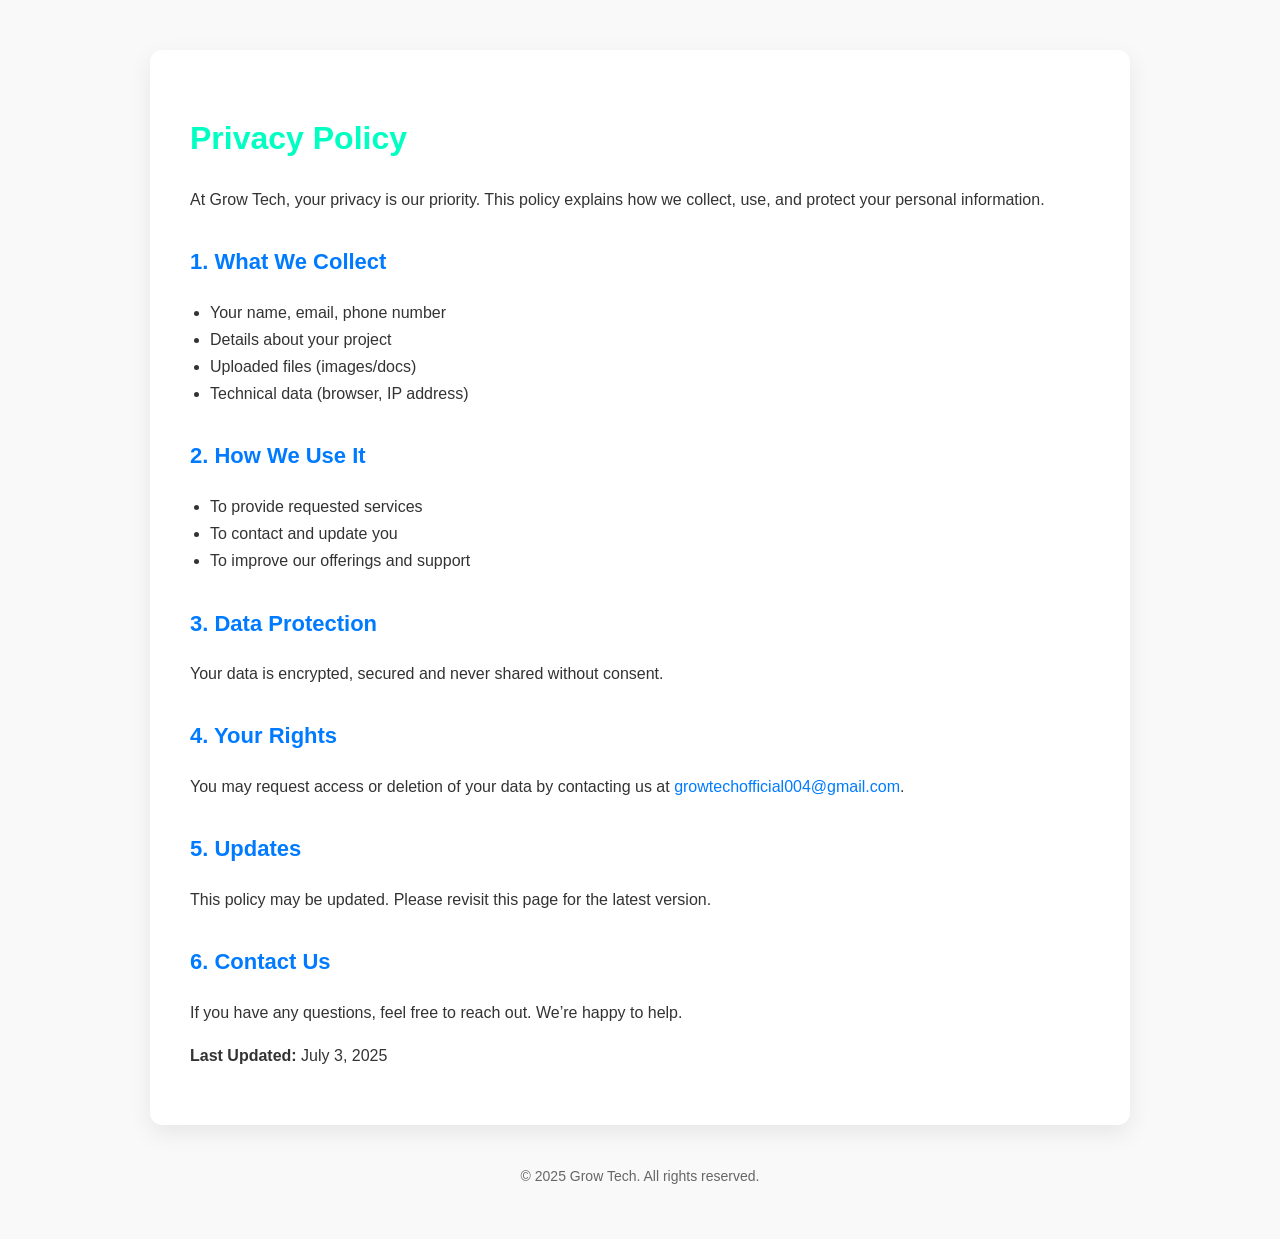
<file: privacy-policy.html>
<!DOCTYPE html>
<html lang="en">
  <head>
    <meta charset="UTF-8" />
    <meta name="viewport" content="width=device-width, initial-scale=1" />
    <title>Privacy Policy - Grow Tech</title>
    <link rel="icon" href="images/favicon.ico" type="image/x-icon" />

    <style>
      :root {
        --bg-light: #f9f9f9;
        --text-light: #333;
        --card-light: #ffffff;

        --bg-dark: #0d1117;
        --text-dark: #e0e0e0;
        --card-dark: #161b22;

        --accent: #00ffc3;
      }

      body {
        margin: 0;
        padding: 0;
        font-family: "Segoe UI", sans-serif;
        line-height: 1.7;
        background: var(--bg-light);
        color: var(--text-light);
        transition: background 0.4s, color 0.4s;
        padding: 50px 20px;
      }

      .container {
        max-width: 900px;
        margin: auto;
        background: var(--card-light);
        padding: 40px;
        border-radius: 12px;
        box-shadow: 0 8px 24px rgba(0, 0, 0, 0.08);
        transition: background 0.4s;
      }

      h1 {
        font-size: 32px;
        margin-bottom: 20px;
        color: var(--accent);
      }

      h2 {
        font-size: 22px;
        margin-top: 30px;
        color: #007bff;
      }

      ul {
        padding-left: 20px;
      }

      a {
        color: #007bff;
        text-decoration: none;
      }

      a:hover {
        text-decoration: underline;
      }

      footer {
        text-align: center;
        margin-top: 40px;
        font-size: 14px;
        color: #666;
      }

      /* Dark Mode */
      body.dark-mode {
        background: var(--bg-dark);
        color: var(--text-dark);
      }

      body.dark-mode .container {
        background: var(--card-dark);
      }

      body.dark-mode h2 {
        color: #58a6ff;
      }

      /* Responsive */
      @media (max-width: 600px) {
        .container {
          padding: 20px;
        }
      }
    </style>
  </head>
  <body>
    <div class="container">
      <h1>Privacy Policy</h1>

      <p>
        At Grow Tech, your privacy is our priority. This policy explains how we
        collect, use, and protect your personal information.
      </p>

      <h2>1. What We Collect</h2>
      <ul>
        <li>Your name, email, phone number</li>
        <li>Details about your project</li>
        <li>Uploaded files (images/docs)</li>
        <li>Technical data (browser, IP address)</li>
      </ul>

      <h2>2. How We Use It</h2>
      <ul>
        <li>To provide requested services</li>
        <li>To contact and update you</li>
        <li>To improve our offerings and support</li>
      </ul>

      <h2>3. Data Protection</h2>
      <p>Your data is encrypted, secured and never shared without consent.</p>

      <h2>4. Your Rights</h2>
      <p>
        You may request access or deletion of your data by contacting us at
        <a href="mailto:growtechofficial004@gmail.com"
          >growtechofficial004@gmail.com</a
        >.
      </p>

      <h2>5. Updates</h2>
      <p>
        This policy may be updated. Please revisit this page for the latest
        version.
      </p>

      <h2>6. Contact Us</h2>
      <p>
        If you have any questions, feel free to reach out. We’re happy to help.
      </p>

      <p><strong>Last Updated:</strong> July 3, 2025</p>
    </div>

    <footer>&copy; 2025 Grow Tech. All rights reserved.</footer>

    <script>
      // Enable Dark Mode if previously selected
      const theme = localStorage.getItem("theme");
      if (theme === "dark") {
        document.body.classList.add("dark-mode");
      }
    </script>
  </body>
</html>
</file>
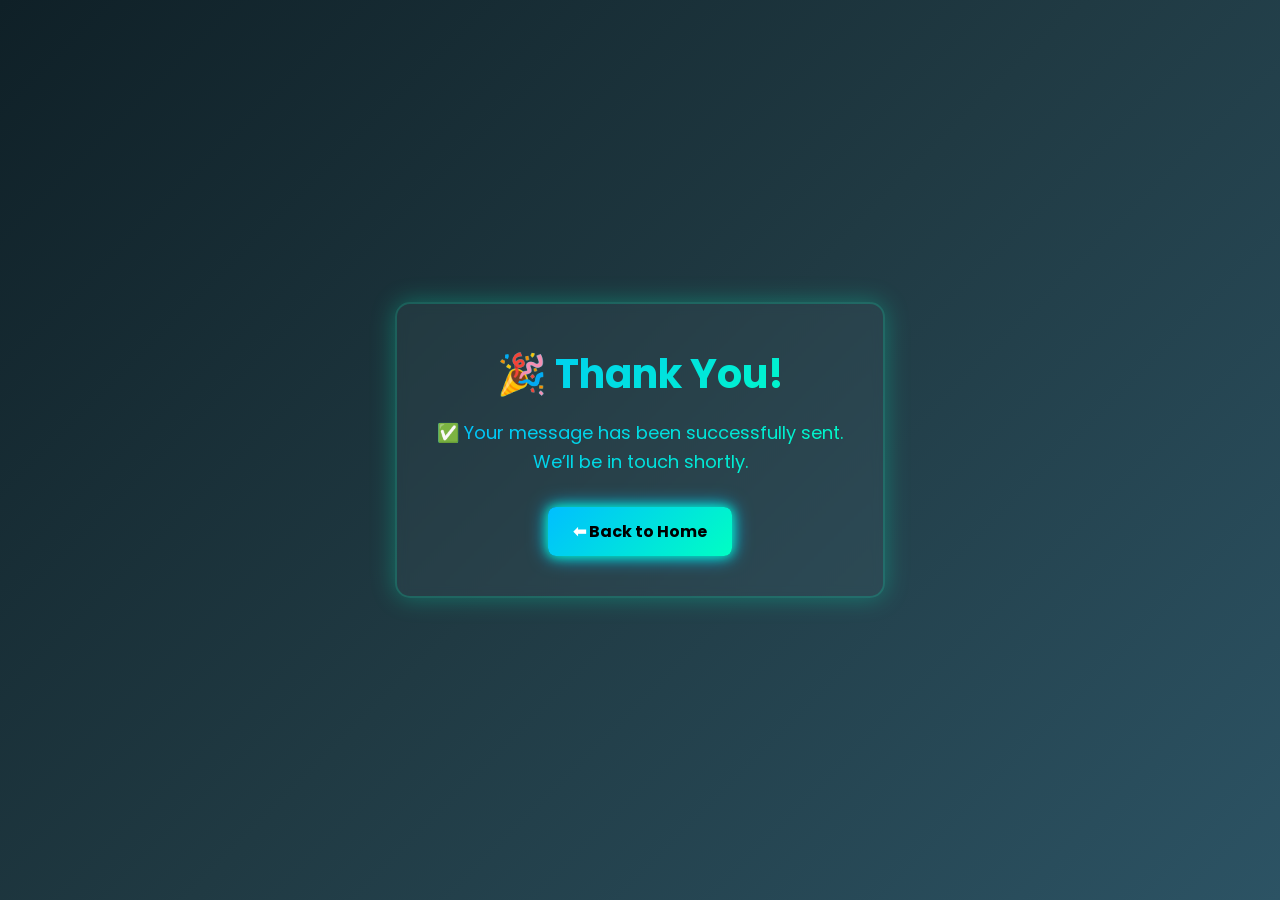
<file: thank-you.html>
<!DOCTYPE html>
<html lang="en">
<head>
  <meta charset="UTF-8" />
  <meta name="viewport" content="width=device-width, initial-scale=1.0"/>
  <title>Thank You - Grow Tech</title>

  <!-- SEO & Meta -->
  <meta name="robots" content="noindex, nofollow" />
  <meta name="description" content="Thank you for contacting Grow Tech. We’ll be in touch soon!">
  <meta name="author" content="Grow Tech Team">
  <link rel="icon" href="images/favicon.ico" type="image/x-icon" />

  <!-- Google Font -->
  <link href="https://fonts.googleapis.com/css2?family=Poppins:wght@400;600&display=swap" rel="stylesheet">

  <style>
    * {
      box-sizing: border-box;
      margin: 0;
      padding: 0;
    }

    body {
      font-family: 'Poppins', sans-serif;
      background: linear-gradient(135deg, #0f2027, #203a43, #2c5364);
      color: #ffffff;
      display: flex;
      justify-content: center;
      align-items: center;
      height: 100vh;
      text-align: center;
      padding: 20px;
      overflow: hidden;
    }

    .thank-you-box {
      background-color: rgba(255, 255, 255, 0.04);
      padding: 40px;
      border-radius: 15px;
      box-shadow: 0 0 25px rgba(0, 255, 195, 0.3);
      max-width: 600px;
      animation: fadeIn 1.2s ease-in-out;
      border: 2px solid rgba(0, 255, 195, 0.2);
      backdrop-filter: blur(6px);
    }

    .thank-you-box h1 {
      font-size: 40px;
      margin-bottom: 15px;
      background: linear-gradient(135deg, #00bfff, #00ffc3);
      -webkit-background-clip: text;
      -webkit-text-fill-color: transparent;
    }

    .thank-you-box p {
      font-size: 18px;
      margin-bottom: 30px;
      line-height: 1.6;
      background: linear-gradient(135deg, #00bfff, #00ffc3);
      -webkit-background-clip: text;
      -webkit-text-fill-color: transparent;
    }

    .emoji {
      background: none !important;
      -webkit-background-clip: initial !important;
      -webkit-text-fill-color: initial !important;
      color: #ffffff;
    }

    .thank-you-box a {
      display: inline-block;
      padding: 12px 25px;
      background: linear-gradient(135deg, #00bfff, #00ffc3); /* Blue → Cyan */
      color: #000;
      text-decoration: none;
      border-radius: 8px;
      font-weight: bold;
      transition: 0.3s ease;
      box-shadow: 0 0 12px #00ffc3, 0 0 20px #00bfff; /* Button Glow */
    }

    .thank-you-box a:hover {
      background: linear-gradient(135deg, #00aee0, #00dab0);
      transform: scale(1.05);
      box-shadow: 0 0 16px #00ffc3, 0 0 32px #00bfff;
    }

    @keyframes fadeIn {
      from {
        opacity: 0;
        transform: translateY(40px);
      }
      to {
        opacity: 1;
        transform: translateY(0);
      }
    }

    @media (max-width: 500px) {
      .thank-you-box h1 {
        font-size: 28px;
      }
      .thank-you-box p {
        font-size: 16px;
      }
    }
  </style>
</head>
<body>

  <div class="thank-you-box">
    <h1><span class="emoji">🎉</span> Thank You!</h1>
    <p><span class="emoji">✅</span> Your message has been successfully sent.<br>We’ll be in touch shortly.</p>
    <a href="index.html"><span class="emoji">⬅</span> Back to Home</a>
  </div>

</body>
</html>
</file>
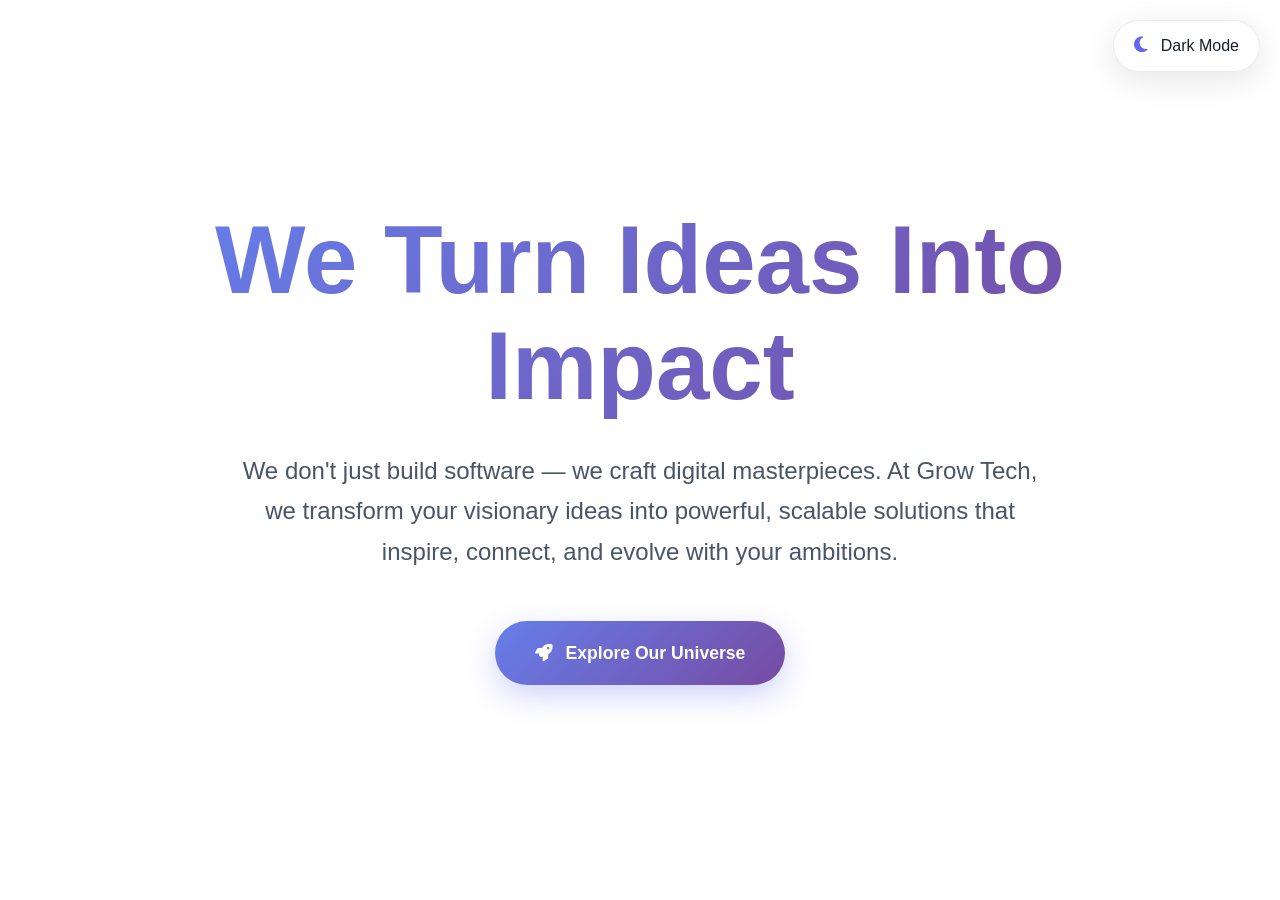
<file: hello-tasting/testing.html>
<!DOCTYPE html>
<html lang="en">
<head>
    <meta charset="UTF-8">
    <meta name="viewport" content="width=device-width, initial-scale=1.0">
    <title>Hero Section</title>
    <link href="https://cdnjs.cloudflare.com/ajax/libs/font-awesome/6.4.0/css/all.min.css" rel="stylesheet">
    <link rel="stylesheet" href="testing.css">
</head>
<body>

    <!-- Theme Toggle -->
    <div class="theme-toggle interactive-element" id="themeToggle">
        <i class="fas fa-moon" id="themeIcon"></i>
        <span id="themeText">Dark Mode</span>
    </div>

    <!-- Animated Background -->
    <div class="bg-animation">
        <div class="floating-shapes">
            <div class="shape"></div>
            <div class="shape"></div>
            <div class="shape"></div>
        </div>
    </div>

    <main>
        <!-- Hero Section -->
        <section class="hero">
            <div class="particles" id="particles"></div>
            <div class="hero-content">
                <h1 class="glow-title">We Turn Ideas Into Impact</h1>
                <p class="hero-description">
                    We don't just build software — we craft digital masterpieces. At Grow Tech,
                    we transform your visionary ideas into powerful, scalable solutions that inspire,
                    connect, and evolve with your ambitions.
                </p>
                <a href="#services" class="hero-btn interactive-element">
                    <i class="fas fa-rocket" style="margin-right: 8px;"></i>
                    Explore Our Universe
                </a>
            </div>
        </section>

    </main>

    <script src="script.js"></script>
</body>
</html>
</file>
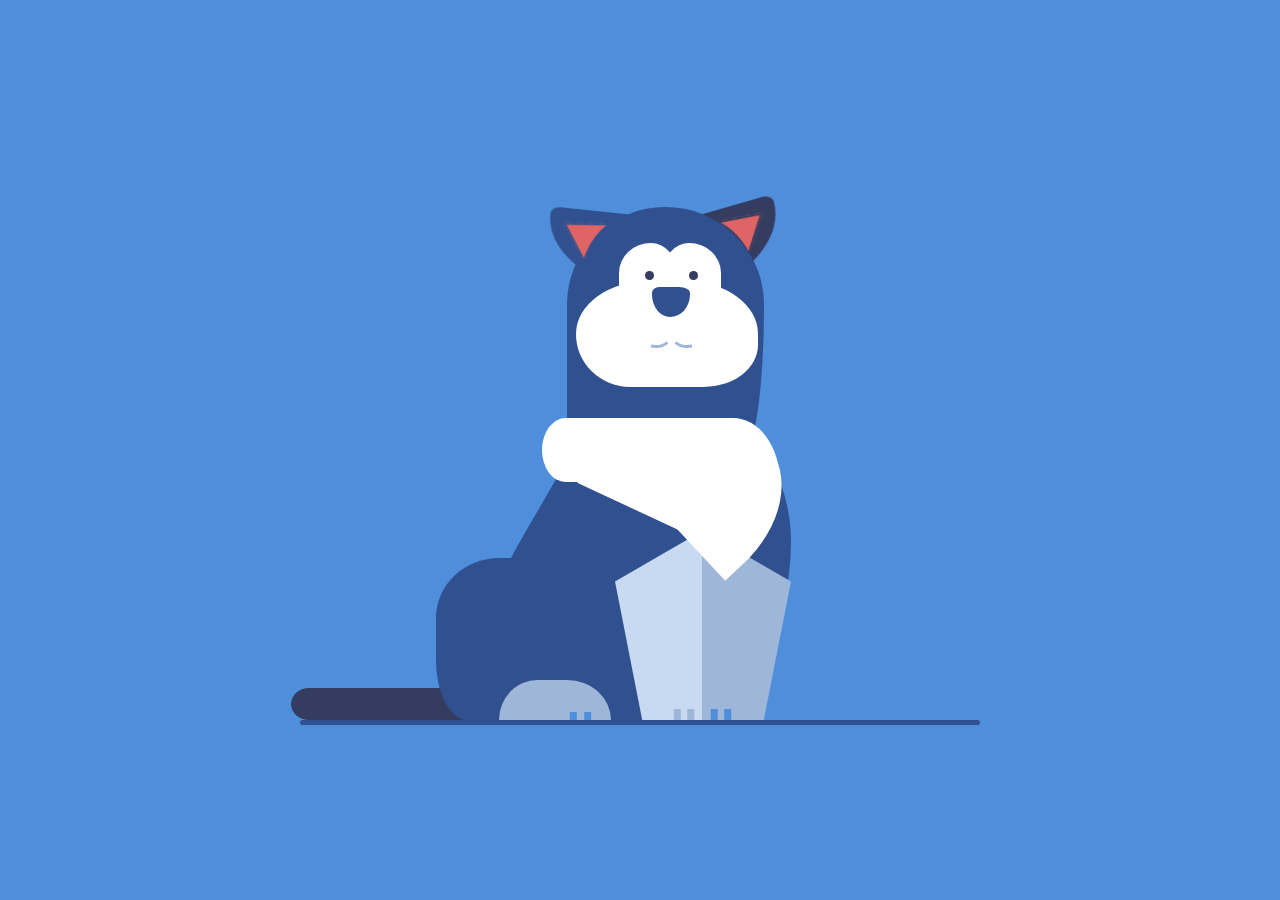
<file: html/loder.html>
<!doctype html>
<html lang="en">
  <head>
    <meta charset="UTF-8" />
    <title>Husky Dog Animation CSS | @coding.stella</title>
    <link
      rel="stylesheet"
      href="https://public.codepenassets.com/css/normalize-5.0.0.min.css"
    />
    <link rel="stylesheet" href="/css/loder.css" />
  </head>

  <body>
    <div id="growtech-loader" class="loader-wrapper">
      <div class="husky">
        <div class="mane">
          <div class="coat"></div>
        </div>
        <div class="body">
          <div class="head">
            <div class="ear"></div>
            <div class="ear"></div>
            <div class="face">
              <div class="eye"></div>
              <div class="eye"></div>
              <div class="nose"></div>
              <div class="mouth">
                <div class="lips"></div>
                <div class="tongue"></div>
              </div>
            </div>
          </div>
          <div class="torso"></div>
        </div>
        <div class="legs">
          <div class="front-legs">
            <div class="leg"></div>
            <div class="leg"></div>
          </div>
          <div class="hind-leg"></div>
        </div>
        <div class="tail">
          <div class="tail">
            <div class="tail">
              <div class="tail">
                <div class="tail">
                  <div class="tail">
                    <div class="tail"></div>
                  </div>
                </div>
              </div>
            </div>
          </div>
        </div>
      </div>

      <svg
        xmlns="http://www.w3.org/2000/svg"
        version="1.1"
        style="position: absolute"
      >
        <defs>
          <filter id="squiggly-0">
            <feTurbulence
              id="turbulence"
              baseFrequency="0.02"
              numOctaves="3"
              result="noise"
              seed="0"
            />
            <feDisplacementMap
              id="displacement"
              in="SourceGraphic"
              in2="noise"
              scale="2"
            />
          </filter>
          <filter id="squiggly-1">
            <feTurbulence
              id="turbulence"
              baseFrequency="0.02"
              numOctaves="3"
              result="noise"
              seed="1"
            />
            <feDisplacementMap in="SourceGraphic" in2="noise" scale="3" />
          </filter>

          <filter id="squiggly-2">
            <feTurbulence
              id="turbulence"
              baseFrequency="0.02"
              numOctaves="3"
              result="noise"
              seed="2"
            />
            <feDisplacementMap in="SourceGraphic" in2="noise" scale="2" />
          </filter>
          <filter id="squiggly-3">
            <feTurbulence
              id="turbulence"
              baseFrequency="0.02"
              numOctaves="3"
              result="noise"
              seed="3"
            />
            <feDisplacementMap in="SourceGraphic" in2="noise" scale="3" />
          </filter>

          <filter id="squiggly-4">
            <feTurbulence
              id="turbulence"
              baseFrequency="0.02"
              numOctaves="3"
              result="noise"
              seed="4"
            />
            <feDisplacementMap in="SourceGraphic" in2="noise" scale="1" />
          </filter>
        </defs>
      </svg>
    </div>

  </body>
</html>
</file>
<file: hello-tasting/testing.css>
* {
            margin: 0;
            padding: 0;
            box-sizing: border-box;
        }

        :root {
            /* Light Mode Variables */
            --bg-primary: #ffffff;
            --bg-secondary: #f8fafc;
            --bg-card: rgba(255, 255, 255, 0.9);
            --text-primary: #1a202c;
            --text-secondary: #4a5568;
            --text-muted: #718096;
            --accent-primary: #6366f1;
            --accent-secondary: #8b5cf6;
            --accent-tertiary: #06b6d4;
            --border-color: rgba(226, 232, 240, 0.8);
            --shadow-color: rgba(0, 0, 0, 0.1);
            --gradient-primary: linear-gradient(135deg, #667eea 0%, #764ba2 100%);
            --gradient-secondary: linear-gradient(135deg, #f093fb 0%, #f5576c 100%);
            --gradient-tertiary: linear-gradient(135deg, #4facfe 0%, #00f2fe 100%);
        }

        [data-theme="dark"] {
            /* Dark Mode Variables */
            --bg-primary: #0f0f23;
            --bg-secondary: #1a1a2e;
            --bg-card: rgba(26, 26, 46, 0.9);
            --text-primary: #ffffff;
            --text-secondary: #cbd5e0;
            --text-muted: #a0aec0;
            --accent-primary: #818cf8;
            --accent-secondary: #a78bfa;
            --accent-tertiary: #22d3ee;
            --border-color: rgba(255, 255, 255, 0.1);
            --shadow-color: rgba(0, 0, 0, 0.3);
            --gradient-primary: linear-gradient(135deg, #667eea 0%, #764ba2 100%);
            --gradient-secondary: linear-gradient(135deg, #f093fb 0%, #f5576c 100%);
            --gradient-tertiary: linear-gradient(135deg, #4facfe 0%, #00f2fe 100%);
        }

        body {
            font-family: 'Inter', -apple-system, BlinkMacSystemFont, 'Segoe UI', Roboto, sans-serif;
            background: var(--bg-primary);
            color: var(--text-primary);
            line-height: 1.6;
            overflow-x: hidden;
            transition: all 0.3s ease;
        }

        /* Theme Toggle */
        .theme-toggle {
            position: fixed;
            top: 20px;
            right: 20px;
            z-index: 1000;
            background: var(--bg-card);
            border: 1px solid var(--border-color);
            border-radius: 50px;
            padding: 12px 20px;
            cursor: pointer;
            transition: all 0.3s ease;
            backdrop-filter: blur(10px);
            box-shadow: 0 8px 32px var(--shadow-color);
        }

        .theme-toggle:hover {
            transform: translateY(-2px);
            box-shadow: 0 12px 40px var(--shadow-color);
        }

        .theme-toggle i {
            font-size: 18px;
            color: var(--accent-primary);
            margin-right: 8px;
        }

        /* Animated Background */
        .bg-animation {
            position: fixed;
            top: 0;
            left: 0;
            width: 100%;
            height: 100%;
            z-index: -2;
            overflow: hidden;
        }

        .floating-shapes {
            position: absolute;
            width: 100%;
            height: 100%;
        }

        .shape {
            position: absolute;
            border-radius: 50%;
            opacity: 0.1;
            animation: float 20s infinite linear;
        }

        .shape:nth-child(1) {
            width: 80px;
            height: 80px;
            background: var(--gradient-primary);
            top: 20%;
            left: 10%;
            animation-delay: 0s;
        }

        .shape:nth-child(2) {
            width: 60px;
            height: 60px;
            background: var(--gradient-secondary);
            top: 60%;
            left: 80%;
            animation-delay: 5s;
        }

        .shape:nth-child(3) {
            width: 100px;
            height: 100px;
            background: var(--gradient-tertiary);
            top: 80%;
            left: 30%;
            animation-delay: 10s;
        }

        @keyframes float {
            0%, 100% { transform: translateY(0px) rotate(0deg); }
            25% { transform: translateY(-20px) rotate(90deg); }
            50% { transform: translateY(-40px) rotate(180deg); }
            75% { transform: translateY(-20px) rotate(270deg); }
        }

        /* Hero Section */
        .hero {
            min-height: 100vh;
            display: flex;
            align-items: center;
            justify-content: center;
            position: relative;
            background: var(--bg-primary);
            overflow: hidden;
        }

        .hero::before {
            content: '';
            position: absolute;
            top: 0;
            left: 0;
            right: 0;
            bottom: 0;
            background: radial-gradient(circle at 30% 50%, rgba(99, 102, 241, 0.1) 0%, transparent 50%),
                        radial-gradient(circle at 70% 80%, rgba(139, 92, 246, 0.1) 0%, transparent 50%);
            z-index: -1;
        }

        .hero-content {
            text-align: center;
            max-width: 1000px;
            padding: 0 2rem;
            animation: fadeInUp 1s ease-out;
        }

        .glow-title {
            font-size: clamp(3rem, 8vw, 6rem);
            font-weight: 800;
            background: var(--gradient-primary);
            -webkit-background-clip: text;
            -webkit-text-fill-color: transparent;
            background-clip: text;
            margin-bottom: 2rem;
            line-height: 1.1;
            position: relative;
        }

        .glow-title::after {
            content: '';
            position: absolute;
            top: 0;
            left: 0;
            right: 0;
            bottom: 0;
            background: var(--gradient-primary);
            -webkit-background-clip: text;
            -webkit-text-fill-color: transparent;
            background-clip: text;
            filter: blur(20px);
            z-index: -1;
            opacity: 0.5;
        }

        .hero-description {
            font-size: 1.5rem;
            color: var(--text-secondary);
            margin-bottom: 3rem;
            max-width: 800px;
            margin-left: auto;
            margin-right: auto;
            font-weight: 300;
            line-height: 1.7;
        }

        .hero-btn {
            display: inline-block;
            padding: 18px 40px;
            background: var(--gradient-primary);
            color: white;
            text-decoration: none;
            border-radius: 50px;
            font-weight: 600;
            font-size: 1.1rem;
            transition: all 0.3s ease;
            position: relative;
            overflow: hidden;
            box-shadow: 0 10px 30px rgba(99, 102, 241, 0.3);
        }

        .hero-btn::before {
            content: '';
            position: absolute;
            top: 0;
            left: -100%;
            width: 100%;
            height: 100%;
            background: linear-gradient(90deg, transparent, rgba(255, 255, 255, 0.2), transparent);
            transition: left 0.5s;
        }

        .hero-btn:hover::before {
            left: 100%;
        }

        .hero-btn:hover {
            transform: translateY(-3px);
            box-shadow: 0 15px 40px rgba(99, 102, 241, 0.4);
        }

        @keyframes fadeInUp {
            from {
                opacity: 0;
                transform: translateY(50px);
            }
            to {
                opacity: 1;
                transform: translateY(0);
            }
        }

        /* Particle Animation */
        .particles {
            position: absolute;
            top: 0;
            left: 0;
            width: 100%;
            height: 100%;
            overflow: hidden;
            z-index: -1;
        }

        .particle {
            position: absolute;
            width: 4px;
            height: 4px;
            background: var(--accent-primary);
            border-radius: 50%;
            opacity: 0.6;
            animation: particleFloat 15s infinite linear;
        }

        @keyframes particleFloat {
            0% {
                transform: translateY(100vh) rotate(0deg);
                opacity: 0;
            }
            10% {
                opacity: 0.6;
            }
            90% {
                opacity: 0.6;
            }
            100% {
                transform: translateY(-100px) rotate(360deg);
                opacity: 0;
            }
        }
</file>
<file: css/loder.css>
*,
*:before,
*:after {
  box-sizing: border-box;
  position: relative;
}

html,
body {
  margin: 0;
  padding: 0;
  width: 100%;
  height: 100%;
}

#growtech-loader {
  position: fixed;
  top: 0;
  left: 0;
  width: 100%;
  height: 100vh;
  background-color: #4f8edb; /* তোমার সেই নীল রঙ */
  display: flex;
  flex-direction: column;
  justify-content: center;
  align-items: center;
  z-index: 99999; /* যেন সবার উপরে থাকে */
  transition: opacity 0.5s ease;
}

@-webkit-keyframes head {
  0% {
    transform: rotate(0);
  }

  6.6666666667% {
    transform: rotate(0);
  }

  20% {
    transform: rotate(-14deg);
  }

  40% {
    transform: rotate(-7deg);
  }

  46.6666666667% {
    transform: rotate(-14deg);
  }

  60% {
    transform: rotate(-7deg);
  }

  73.3333333333% {
    transform: rotate(0);
  }

  80% {
    transform: rotate(0);
  }
}

@keyframes head {
  0% {
    transform: rotate(0);
  }

  6.6666666667% {
    transform: rotate(0);
  }

  20% {
    transform: rotate(-14deg);
  }

  40% {
    transform: rotate(-7deg);
  }

  46.6666666667% {
    transform: rotate(-14deg);
  }

  60% {
    transform: rotate(-7deg);
  }

  73.3333333333% {
    transform: rotate(0);
  }

  80% {
    transform: rotate(0);
  }
}

@-webkit-keyframes mouth {
  0% {
    transform: translateX(0);
  }

  6.6666666667% {
    transform: translateX(0);
  }

  13.3333333333% {
    transform: translateX(35%);
  }

  20% {
    transform: translateX(35%);
  }

  26.6666666667% {
    transform: translateX(35%);
  }

  33.3333333333% {
    transform: translateX(0) translateY(-5%);
  }
}

@keyframes mouth {
  0% {
    transform: translateX(0);
  }

  6.6666666667% {
    transform: translateX(0);
  }

  13.3333333333% {
    transform: translateX(35%);
  }

  20% {
    transform: translateX(35%);
  }

  26.6666666667% {
    transform: translateX(35%);
  }

  33.3333333333% {
    transform: translateX(0) translateY(-5%);
  }
}

@-webkit-keyframes nose {
  0% {
    transform: translate(0);
  }

  6.6666666667% {
    transform: translate(0);
  }

  13.3333333333% {
    transform: translateX(100%);
  }

  26.6666666667% {
    transform: translateX(100%);
  }

  33.3333333333% {
    transform: translateX(0) translateY(-15%);
  }
}

@keyframes nose {
  0% {
    transform: translate(0);
  }

  6.6666666667% {
    transform: translate(0);
  }

  13.3333333333% {
    transform: translateX(100%);
  }

  26.6666666667% {
    transform: translateX(100%);
  }

  33.3333333333% {
    transform: translateX(0) translateY(-15%);
  }
}

@-webkit-keyframes body {
  0% {
    transform: translate(0);
  }

  6.6666666667% {
    transform: translateY(3%);
  }

  13.3333333333% {
    transform: translate(0);
  }

  20% {
    transform: translate(0);
  }

  26.6666666667% {
    transform: translateY(2%);
  }

  33.3333333333% {
    transform: translateY(0);
  }
}

@keyframes body {
  0% {
    transform: translate(0);
  }

  6.6666666667% {
    transform: translateY(3%);
  }

  13.3333333333% {
    transform: translate(0);
  }

  20% {
    transform: translate(0);
  }

  26.6666666667% {
    transform: translateY(2%);
  }

  33.3333333333% {
    transform: translateY(0);
  }
}

@-webkit-keyframes mane {
  0% {
    transform: translate(0);
  }

  6.6666666667% {
    transform: translateY(5%);
  }

  13.3333333333% {
    transform: translate(0);
  }

  20% {
    transform: translate(0);
  }

  26.6666666667% {
    transform: translateY(3%);
  }

  33.3333333333% {
    transform: translateY(0);
  }
}

@keyframes mane {
  0% {
    transform: translate(0);
  }

  6.6666666667% {
    transform: translateY(5%);
  }

  13.3333333333% {
    transform: translate(0);
  }

  20% {
    transform: translate(0);
  }

  26.6666666667% {
    transform: translateY(3%);
  }

  33.3333333333% {
    transform: translateY(0);
  }
}

@-webkit-keyframes face {
  0% {
    transform: translate(0);
  }

  6.6666666667% {
    transform: translate(0);
  }

  13.3333333333% {
    transform: translateX(15%);
  }

  20% {
    transform: translateX(15%) translateY(0);
  }

  26.6666666667% {
    transform: translateX(15%) translateY(0);
  }

  33.3333333333% {
    transform: translateX(0) translateY(-15%);
  }

  40% {
    transform: translateX(0) translateY(-15%);
  }

  46.6666666667% {
    transform: translateX(0) translateY(0);
  }
}

@keyframes face {
  0% {
    transform: translate(0);
  }

  6.6666666667% {
    transform: translate(0);
  }

  13.3333333333% {
    transform: translateX(15%);
  }

  20% {
    transform: translateX(15%) translateY(0);
  }

  26.6666666667% {
    transform: translateX(15%) translateY(0);
  }

  33.3333333333% {
    transform: translateX(0) translateY(-15%);
  }

  40% {
    transform: translateX(0) translateY(-15%);
  }

  46.6666666667% {
    transform: translateX(0) translateY(0);
  }
}

@-webkit-keyframes left-eye {
  2.6666666667% {
    transform: scaleY(1);
  }

  3.3333333333% {
    transform: scaleY(0.3);
  }

  4% {
    transform: scaleY(1);
  }

  6.6666666667% {
    transform: translateX(0);
  }

  9.3333333333% {
    transform: scaleY(1) translateX(75%);
  }

  10% {
    transform: scaleY(0.3) translateX(75%);
  }

  10.6666666667% {
    transform: scaleY(1) translateX(75%);
  }

  13.3333333333% {
    transform: translateX(150%);
  }

  22% {
    transform: scaleY(1) translateX(150%);
  }

  22.6666666667% {
    transform: scaleY(0.3) translateX(150%);
  }

  23.3333333333% {
    transform: scaleY(1) translateX(150%);
  }

  25.3333333333% {
    transform: scaleY(1) translateX(150%);
  }

  26% {
    transform: scaleY(0.3) translateX(150%);
  }

  26.6666666667% {
    transform: scaleY(1) translateX(150%);
  }

  33.3333333333% {
    transform: translateX(0) translateY(-170%);
  }

  36% {
    transform: scaleY(1) translateY(-170%);
  }

  36.6666666667% {
    transform: scaleY(0.3) translateY(-170%);
  }

  37.3333333333% {
    transform: scaleY(1) translateY(-170%);
  }

  38% {
    transform: scaleY(1) translateY(-170%);
  }

  38.6666666667% {
    transform: scaleY(0.3) translateY(-170%);
  }

  39.3333333333% {
    transform: scaleY(1) translateY(-170%);
  }

  53.3333333333% {
    transform: translateY(0);
  }

  65.3333333333% {
    transform: scaleY(1) translateY(0);
  }

  66% {
    transform: scaleY(0.3) translateY(0);
  }

  66.6666666667% {
    transform: scaleY(1) translateY(0);
  }

  70% {
    transform: scaleY(1) translateY(0);
  }

  70.6666666667% {
    transform: scaleY(0.3) translateY(0);
  }

  71.3333333333% {
    transform: scaleY(1) translateY(0);
  }
}

@keyframes left-eye {
  2.6666666667% {
    transform: scaleY(1);
  }

  3.3333333333% {
    transform: scaleY(0.3);
  }

  4% {
    transform: scaleY(1);
  }

  6.6666666667% {
    transform: translateX(0);
  }

  9.3333333333% {
    transform: scaleY(1) translateX(75%);
  }

  10% {
    transform: scaleY(0.3) translateX(75%);
  }

  10.6666666667% {
    transform: scaleY(1) translateX(75%);
  }

  13.3333333333% {
    transform: translateX(150%);
  }

  22% {
    transform: scaleY(1) translateX(150%);
  }

  22.6666666667% {
    transform: scaleY(0.3) translateX(150%);
  }

  23.3333333333% {
    transform: scaleY(1) translateX(150%);
  }

  25.3333333333% {
    transform: scaleY(1) translateX(150%);
  }

  26% {
    transform: scaleY(0.3) translateX(150%);
  }

  26.6666666667% {
    transform: scaleY(1) translateX(150%);
  }

  33.3333333333% {
    transform: translateX(0) translateY(-170%);
  }

  36% {
    transform: scaleY(1) translateY(-170%);
  }

  36.6666666667% {
    transform: scaleY(0.3) translateY(-170%);
  }

  37.3333333333% {
    transform: scaleY(1) translateY(-170%);
  }

  38% {
    transform: scaleY(1) translateY(-170%);
  }

  38.6666666667% {
    transform: scaleY(0.3) translateY(-170%);
  }

  39.3333333333% {
    transform: scaleY(1) translateY(-170%);
  }

  53.3333333333% {
    transform: translateY(0);
  }

  65.3333333333% {
    transform: scaleY(1) translateY(0);
  }

  66% {
    transform: scaleY(0.3) translateY(0);
  }

  66.6666666667% {
    transform: scaleY(1) translateY(0);
  }

  70% {
    transform: scaleY(1) translateY(0);
  }

  70.6666666667% {
    transform: scaleY(0.3) translateY(0);
  }

  71.3333333333% {
    transform: scaleY(1) translateY(0);
  }
}

@-webkit-keyframes right-eye {
  2.6666666667% {
    transform: scaleY(1);
  }

  3.3333333333% {
    transform: scaleY(0.3);
  }

  4% {
    transform: scaleY(1);
  }

  6.6666666667% {
    transform: translateX(0);
  }

  9.3333333333% {
    transform: scaleY(1) translateX(75%);
  }

  10% {
    transform: scaleY(0.3) translateX(75%);
  }

  10.6666666667% {
    transform: scaleY(1) translateX(75%);
  }

  13.3333333333% {
    transform: translateX(150%);
  }

  22% {
    transform: scaleY(1) translateX(150%);
  }

  22.6666666667% {
    transform: scaleY(0.3) translateX(150%);
  }

  23.3333333333% {
    transform: scaleY(1) translateX(150%);
  }

  25.3333333333% {
    transform: scaleY(1) translateX(150%);
  }

  26% {
    transform: scaleY(0.3) translateX(150%);
  }

  26.6666666667% {
    transform: scaleY(1) translateX(150%);
  }

  33.3333333333% {
    transform: translateX(0) translateY(-170%);
  }

  36% {
    transform: scaleY(1) translateY(-170%);
  }

  36.6666666667% {
    transform: scaleY(0.3) translateY(-170%);
  }

  37.3333333333% {
    transform: scaleY(1) translateY(-170%);
  }

  38% {
    transform: scaleY(1) translateY(-170%);
  }

  38.6666666667% {
    transform: scaleY(0.3) translateY(-170%);
  }

  39.3333333333% {
    transform: scaleY(1) translateY(-170%);
  }

  53.3333333333% {
    transform: translateY(0);
  }

  65.3333333333% {
    transform: scaleY(1) translateY(0);
  }

  66% {
    transform: scaleY(0.3) translateY(0);
  }

  66.6666666667% {
    transform: scaleY(1) translateY(0);
  }

  70% {
    transform: scaleY(1) translateY(0);
  }

  70.6666666667% {
    transform: scaleY(0.3) translateY(0);
  }

  71.3333333333% {
    transform: scaleY(1) translateY(0);
  }
}

@keyframes right-eye {
  2.6666666667% {
    transform: scaleY(1);
  }

  3.3333333333% {
    transform: scaleY(0.3);
  }

  4% {
    transform: scaleY(1);
  }

  6.6666666667% {
    transform: translateX(0);
  }

  9.3333333333% {
    transform: scaleY(1) translateX(75%);
  }

  10% {
    transform: scaleY(0.3) translateX(75%);
  }

  10.6666666667% {
    transform: scaleY(1) translateX(75%);
  }

  13.3333333333% {
    transform: translateX(150%);
  }

  22% {
    transform: scaleY(1) translateX(150%);
  }

  22.6666666667% {
    transform: scaleY(0.3) translateX(150%);
  }

  23.3333333333% {
    transform: scaleY(1) translateX(150%);
  }

  25.3333333333% {
    transform: scaleY(1) translateX(150%);
  }

  26% {
    transform: scaleY(0.3) translateX(150%);
  }

  26.6666666667% {
    transform: scaleY(1) translateX(150%);
  }

  33.3333333333% {
    transform: translateX(0) translateY(-170%);
  }

  36% {
    transform: scaleY(1) translateY(-170%);
  }

  36.6666666667% {
    transform: scaleY(0.3) translateY(-170%);
  }

  37.3333333333% {
    transform: scaleY(1) translateY(-170%);
  }

  38% {
    transform: scaleY(1) translateY(-170%);
  }

  38.6666666667% {
    transform: scaleY(0.3) translateY(-170%);
  }

  39.3333333333% {
    transform: scaleY(1) translateY(-170%);
  }

  53.3333333333% {
    transform: translateY(0);
  }

  65.3333333333% {
    transform: scaleY(1) translateY(0);
  }

  66% {
    transform: scaleY(0.3) translateY(0);
  }

  66.6666666667% {
    transform: scaleY(1) translateY(0);
  }

  70% {
    transform: scaleY(1) translateY(0);
  }

  70.6666666667% {
    transform: scaleY(0.3) translateY(0);
  }

  71.3333333333% {
    transform: scaleY(1) translateY(0);
  }
}

@-webkit-keyframes tongue {
  46.6666666667% {
    transform: translateY(0);
  }

  53.3333333333% {
    transform: translateY(100%) rotate(10deg);
  }

  73.3333333333% {
    transform: translateY(100%) rotate(10deg);
  }

  80% {
    transform: translateY(0);
  }
}

@keyframes tongue {
  46.6666666667% {
    transform: translateY(0);
  }

  53.3333333333% {
    transform: translateY(100%) rotate(10deg);
  }

  73.3333333333% {
    transform: translateY(100%) rotate(10deg);
  }

  80% {
    transform: translateY(0);
  }
}

@-webkit-keyframes mouth-cover-left {
  40% {
    transform: rotate(0);
  }

  60% {
    transform: rotate(90deg);
  }

  73.3333333333% {
    transform: rotate(90deg);
  }

  86.6666666667% {
    transform: rotate(0);
  }
}

@keyframes mouth-cover-left {
  40% {
    transform: rotate(0);
  }

  60% {
    transform: rotate(90deg);
  }

  73.3333333333% {
    transform: rotate(90deg);
  }

  86.6666666667% {
    transform: rotate(0);
  }
}

@-webkit-keyframes mouth-cover-right {
  40% {
    transform: rotate(0);
  }

  60% {
    transform: rotate(-90deg);
  }

  73.3333333333% {
    transform: rotate(-90deg);
  }

  86.6666666667% {
    transform: rotate(0);
  }
}

@keyframes mouth-cover-right {
  40% {
    transform: rotate(0);
  }

  60% {
    transform: rotate(-90deg);
  }

  73.3333333333% {
    transform: rotate(-90deg);
  }

  86.6666666667% {
    transform: rotate(0);
  }
}

@-webkit-keyframes tail {
  6.6666666667% {
    transform: rotate(0);
  }

  10% {
    transform: rotate(30deg);
  }

  13.3333333333% {
    transform: rotate(0);
  }

  20% {
    transform: rotate(0);
  }

  26.6666666667% {
    transform: rotate(30deg);
  }

  46.6666666667% {
    transform: rotate(30deg);
  }

  48.3333333333% {
    transform: rotate(0);
  }

  50% {
    transform: rotate(28deg);
  }

  50.8333333333% {
    transform: rotate(0);
  }

  51.6666666667% {
    transform: rotate(28deg);
  }

  52.5% {
    transform: rotate(0);
  }

  53.3333333333% {
    transform: rotate(28deg);
  }

  54.1666666667% {
    transform: rotate(0);
  }

  55% {
    transform: rotate(28deg);
  }

  55.8333333333% {
    transform: rotate(0);
  }

  56.6666666667% {
    transform: rotate(28deg);
  }

  57.5% {
    transform: rotate(0);
  }

  58.3333333333% {
    transform: rotate(28deg);
  }

  59.1666666667% {
    transform: rotate(0);
  }

  60% {
    transform: rotate(28deg);
  }

  60.8333333333% {
    transform: rotate(0);
  }

  61.6666666667% {
    transform: rotate(28deg);
  }

  62.5% {
    transform: rotate(0);
  }

  63.3333333333% {
    transform: rotate(28deg);
  }

  64.1666666667% {
    transform: rotate(0);
  }

  65% {
    transform: rotate(28deg);
  }

  65.8333333333% {
    transform: rotate(0);
  }

  66.6666666667% {
    transform: rotate(28deg);
  }

  67.5% {
    transform: rotate(0);
  }

  68.3333333333% {
    transform: rotate(28deg);
  }

  69.1666666667% {
    transform: rotate(0);
  }

  70% {
    transform: rotate(28deg);
  }

  70.8333333333% {
    transform: rotate(0);
  }

  71.6666666667% {
    transform: rotate(28deg);
  }

  72.5% {
    transform: rotate(0);
  }
}

@keyframes tail {
  6.6666666667% {
    transform: rotate(0);
  }

  10% {
    transform: rotate(30deg);
  }

  13.3333333333% {
    transform: rotate(0);
  }

  20% {
    transform: rotate(0);
  }

  26.6666666667% {
    transform: rotate(30deg);
  }

  46.6666666667% {
    transform: rotate(30deg);
  }

  48.3333333333% {
    transform: rotate(0);
  }

  50% {
    transform: rotate(28deg);
  }

  50.8333333333% {
    transform: rotate(0);
  }

  51.6666666667% {
    transform: rotate(28deg);
  }

  52.5% {
    transform: rotate(0);
  }

  53.3333333333% {
    transform: rotate(28deg);
  }

  54.1666666667% {
    transform: rotate(0);
  }

  55% {
    transform: rotate(28deg);
  }

  55.8333333333% {
    transform: rotate(0);
  }

  56.6666666667% {
    transform: rotate(28deg);
  }

  57.5% {
    transform: rotate(0);
  }

  58.3333333333% {
    transform: rotate(28deg);
  }

  59.1666666667% {
    transform: rotate(0);
  }

  60% {
    transform: rotate(28deg);
  }

  60.8333333333% {
    transform: rotate(0);
  }

  61.6666666667% {
    transform: rotate(28deg);
  }

  62.5% {
    transform: rotate(0);
  }

  63.3333333333% {
    transform: rotate(28deg);
  }

  64.1666666667% {
    transform: rotate(0);
  }

  65% {
    transform: rotate(28deg);
  }

  65.8333333333% {
    transform: rotate(0);
  }

  66.6666666667% {
    transform: rotate(28deg);
  }

  67.5% {
    transform: rotate(0);
  }

  68.3333333333% {
    transform: rotate(28deg);
  }

  69.1666666667% {
    transform: rotate(0);
  }

  70% {
    transform: rotate(28deg);
  }

  70.8333333333% {
    transform: rotate(0);
  }

  71.6666666667% {
    transform: rotate(28deg);
  }

  72.5% {
    transform: rotate(0);
  }
}

@-webkit-keyframes left-ear {
  0% {
    transform: rotate(6deg);
  }

  6.6666666667% {
    transform: rotate(6deg);
  }

  13.3333333333% {
    transform: rotate(15deg);
  }

  26.6666666667% {
    transform: rotate(15deg);
  }

  33.3333333333% {
    transform: rotate(30deg);
  }

  40% {
    transform: rotate(30deg);
  }

  46.6666666667% {
    transform: rotate(0deg);
  }

  53.3333333333% {
    transform: rotate(0deg);
  }

  60% {
    transform: rotate(15deg);
  }

  80% {
    transform: rotate(15deg);
  }

  93.3333333333% {
    transform: rotate(6deg);
  }

  100% {
    transform: rotateZ(6deg);
  }
}

@keyframes left-ear {
  0% {
    transform: rotate(6deg);
  }

  6.6666666667% {
    transform: rotate(6deg);
  }

  13.3333333333% {
    transform: rotate(15deg);
  }

  26.6666666667% {
    transform: rotate(15deg);
  }

  33.3333333333% {
    transform: rotate(30deg);
  }

  40% {
    transform: rotate(30deg);
  }

  46.6666666667% {
    transform: rotate(0deg);
  }

  53.3333333333% {
    transform: rotate(0deg);
  }

  60% {
    transform: rotate(15deg);
  }

  80% {
    transform: rotate(15deg);
  }

  93.3333333333% {
    transform: rotate(6deg);
  }

  100% {
    transform: rotateZ(6deg);
  }
}

@-webkit-keyframes right-ear {
  0% {
    transform: rotateZ(-16deg) rotateY(180deg);
  }

  6.6666666667% {
    transform: rotateZ(-16deg) rotateY(180deg);
  }

  13.3333333333% {
    transform: rotateZ(-19deg) rotateY(180deg);
  }

  26.6666666667% {
    transform: rotateZ(-19deg) rotateY(180deg);
  }

  33.3333333333% {
    transform: rotateZ(-30deg) rotateY(180deg);
  }

  36.6666666667% {
    transform: rotateZ(-19deg) rotateY(180deg);
  }

  37.3333333333% {
    transform: rotateZ(-30deg) rotateY(180deg);
  }

  38% {
    transform: rotateZ(-19deg) rotateY(180deg);
  }

  40% {
    transform: rotateZ(-19deg) rotateY(180deg);
  }

  40.6666666667% {
    transform: rotateZ(-30deg) rotateY(180deg);
  }

  41.3333333333% {
    transform: rotateZ(-19deg) rotateY(180deg);
  }

  46.6666666667% {
    transform: rotateZ(-9deg) rotateY(180deg);
  }

  53.3333333333% {
    transform: rotateZ(-9deg) rotateY(180deg);
  }

  60% {
    transform: rotateZ(-19deg) rotateY(180deg);
  }

  60.6666666667% {
    transform: rotateZ(-30deg) rotateY(180deg);
  }

  61.3333333333% {
    transform: rotateZ(-19deg) rotateY(180deg);
  }

  62.6666666667% {
    transform: rotateZ(-19deg) rotateY(180deg);
  }

  63.3333333333% {
    transform: rotateZ(-30deg) rotateY(180deg);
  }

  64% {
    transform: rotateZ(-19deg) rotateY(180deg);
  }

  80% {
    transform: rotateZ(-19deg) rotateY(180deg);
  }

  93.3333333333% {
    transform: rotateZ(-16deg) rotateY(180deg);
  }

  100% {
    transform: rotateZ(-16deg) rotateY(180deg);
  }
}

@keyframes right-ear {
  0% {
    transform: rotateZ(-16deg) rotateY(180deg);
  }

  6.6666666667% {
    transform: rotateZ(-16deg) rotateY(180deg);
  }

  13.3333333333% {
    transform: rotateZ(-19deg) rotateY(180deg);
  }

  26.6666666667% {
    transform: rotateZ(-19deg) rotateY(180deg);
  }

  33.3333333333% {
    transform: rotateZ(-30deg) rotateY(180deg);
  }

  36.6666666667% {
    transform: rotateZ(-19deg) rotateY(180deg);
  }

  37.3333333333% {
    transform: rotateZ(-30deg) rotateY(180deg);
  }

  38% {
    transform: rotateZ(-19deg) rotateY(180deg);
  }

  40% {
    transform: rotateZ(-19deg) rotateY(180deg);
  }

  40.6666666667% {
    transform: rotateZ(-30deg) rotateY(180deg);
  }

  41.3333333333% {
    transform: rotateZ(-19deg) rotateY(180deg);
  }

  46.6666666667% {
    transform: rotateZ(-9deg) rotateY(180deg);
  }

  53.3333333333% {
    transform: rotateZ(-9deg) rotateY(180deg);
  }

  60% {
    transform: rotateZ(-19deg) rotateY(180deg);
  }

  60.6666666667% {
    transform: rotateZ(-30deg) rotateY(180deg);
  }

  61.3333333333% {
    transform: rotateZ(-19deg) rotateY(180deg);
  }

  62.6666666667% {
    transform: rotateZ(-19deg) rotateY(180deg);
  }

  63.3333333333% {
    transform: rotateZ(-30deg) rotateY(180deg);
  }

  64% {
    transform: rotateZ(-19deg) rotateY(180deg);
  }

  80% {
    transform: rotateZ(-19deg) rotateY(180deg);
  }

  93.3333333333% {
    transform: rotateZ(-16deg) rotateY(180deg);
  }

  100% {
    transform: rotateZ(-16deg) rotateY(180deg);
  }
}

*,
*:before,
*:after {
  -webkit-animation-timing-function: cubic-bezier(
    0.645,
    0.045,
    0.355,
    1
  ) !important;
  animation-timing-function: cubic-bezier(0.645, 0.045, 0.355, 1) !important;
}

.husky {
  -webkit-animation: squiggly-anim 0.3s infinite;
  animation: squiggly-anim 0.3s infinite;
  height: 60vmin;
  width: 84vmin;
}

@media screen and (max-width: 400px) {
  .husky {
    -webkit-animation: none;
    animation: none;
  }
}

.husky:before {
  width: 90%;
  height: 0.5vmin;
  background: #30508f;
  border-radius: 0.5vmin;
  top: 100%;
  left: 5%;
  z-index: 2;
}

.husky:after {
  width: 100%;
  height: 10%;
  top: calc(100% + 0.5vmin);
  z-index: 3;
  background: #4f8edb;
}

div:before,
div:after {
  content: "";
  display: block;
  position: absolute;
}

.head {
  -webkit-animation: head 12s none infinite;
  animation: head 12s none infinite;
  position: absolute;
  height: 45%;
  width: 58%;
  left: 34%;
  top: 5%;
  transform-origin: bottom center;
}

.head:before {
  background: #30508f;
  border-top-left-radius: 50% 40%;
  border-top-right-radius: 50% 40%;
  border-bottom-right-radius: 10% 60%;
  height: 100%;
  width: 100%;
}

.face {
  -webkit-animation: face 12s none infinite;
  animation: face 12s none infinite;
  position: absolute;
  width: 98%;
  height: 62%;
  top: 15%;
  left: 2%;
}

.face:before {
  z-index: 1;
  width: 94%;
  height: 70%;
  left: 3%;
  background-color: white;
  bottom: 5%;
  border-top-left-radius: 40% 50%;
  border-top-right-radius: 40% 50%;
  border-bottom-left-radius: 30% 50%;
  border-bottom-right-radius: 30% 40%;
}

.eye {
  -webkit-animation: eyes 12s none infinite;
  animation: eyes 12s none infinite;
  position: absolute;
  width: 30%;
  height: 40%;
  background-color: white;
  right: 45%;
  border-top-left-radius: 55% 50%;
  border-top-right-radius: 45% 50%;
  z-index: 2;
}

.eye:before {
  -webkit-animation: left-eye 12s none infinite;
  animation: left-eye 12s none infinite;
  height: 15%;
  width: 15%;
  border-radius: 100%;
  background: #343c60;
  top: 45%;
  left: 45%;
  transform-origin: center center;
}

.eye + .eye {
  z-index: 1;
  right: initial;
  left: 48%;
  border-top-right-radius: 55% 50%;
  border-top-left-radius: 45% 50%;
}

.nose {
  -webkit-animation: nose 12s none infinite;
  animation: nose 12s none infinite;
  z-index: 2;
  position: absolute;
  width: 20%;
  height: 20%;
  top: 29%;
  left: 42%;
}

.nose:after {
  background: #30508f;
  height: 100%;
  width: 100%;
  border-top-left-radius: 20% 20%;
  border-top-right-radius: 30% 20%;
  border-bottom-right-radius: 55% 80%;
  border-bottom-left-radius: 50% 80%;
}

.nose:before {
  height: 100%;
  width: 200%;
  background: white;
  top: 50%;
  left: -50%;
  z-index: -1;
  border-radius: 50%;
}

.ear {
  -webkit-animation: left-ear 12s both infinite;
  animation: left-ear 12s both infinite;
  position: absolute;
  top: 3%;
  left: -10%;
  width: 48%;
  height: 30%;
  border-bottom-left-radius: 100% 90%;
  border-top-left-radius: 10%;
  transform-origin: 80% center;
  overflow: hidden;
  background: #30508f;
}

.ear:before {
  width: 70%;
  height: 55%;
  border: 2px solid #30508f;
  background: #de6465;
  top: 20%;
  left: 15%;
  transform-origin: top left;
  transform: skewX(30deg) rotate(-5deg);
}

.ear:after {
  width: 70%;
  height: 100%;
  border-top-left-radius: 100%;
  background: #30508f;
  left: 32%;
  transform-origin: top left;
  transform: rotate(-5deg);
}

.ear + .ear {
  -webkit-animation: right-ear 12s both infinite;
  animation: right-ear 12s both infinite;
  background-color: #343c60;
  left: 15%;
  top: 5%;
  z-index: -1;
  transform-origin: right center;
}

.ear + .ear:before {
  border-color: #343c60;
}

.ear + .ear:after {
  background: #343c60;
}

.mouth {
  z-index: 1;
  -webkit-animation: mouth 12s none infinite;
  animation: mouth 12s none infinite;
  position: absolute;
  width: 48%;
  height: 55%;
  bottom: -5%;
  left: 28%;
  overflow: hidden;
}

.mouth:before,
.mouth:after {
  -webkit-animation: mouth-cover-left 12s none infinite;
  animation: mouth-cover-left 12s none infinite;
  width: 28%;
  height: 100%;
  background: white;
  top: -50%;
  left: 0;
  z-index: 3;
  transform-origin: right top;
}

.mouth:after {
  -webkit-animation: mouth-cover-right 12s none infinite;
  animation: mouth-cover-right 12s none infinite;
  left: initial;
  right: 0;
  transform-origin: left top;
}

.lips {
  z-index: 2;
  height: 35%;
  width: 100%;
}

.lips:before,
.lips:after {
  background: white;
  width: calc(50% + 1.5px);
  border-color: #9eb6d7;
  border-width: 3px;
  border-style: solid;
  height: 100%;
  border-bottom-left-radius: 65% 100%;
  border-bottom-right-radius: 35% 50%;
  border-top-right-radius: 50%;
  border-right-color: transparent;
  border-top-color: transparent;
}

.lips:after {
  transform: rotateY(180deg);
  left: initial;
  right: 0;
}

.tongue {
  -webkit-animation: tongue 12s none infinite;
  animation: tongue 12s none infinite;
  position: absolute;
  height: 100%;
  width: 44%;
  background: #de6465;
  left: 25%;
  bottom: 100%;
  z-index: 1;
  border-bottom-left-radius: 50% 20%;
  border-bottom-right-radius: 50% 20%;
}

.body {
  -webkit-animation: body 12s none infinite;
  animation: body 12s none infinite;
  width: 45%;
  height: 100%;
  position: absolute;
  left: 25%;
}

.torso {
  position: absolute;
  height: 55%;
  width: 100%;
  bottom: 0;
}

.torso:before {
  background: #30508f;
  height: 100%;
  width: 50%;
  transform: translateX(-20%) skewX(-30deg);
  transform-origin: left bottom;
  border-radius: 0 30% 0 60%;
}

.torso:after {
  background: #30508f;
  height: 100%;
  width: 60%;
  top: 0;
  right: 0;
  border-radius: 10% 40% 60% 0;
}

.mane {
  -webkit-animation: mane 12s none infinite;
  animation: mane 12s none infinite;
  z-index: 2;
  position: absolute;
  width: 31.5%;
  height: 30%;
  top: 44%;
  left: 37%;
}

.mane:before {
  background: white;
  height: 40%;
  width: 100%;
  border-top-left-radius: 10% 50%;
  border-top-right-radius: 20% 100%;
  border-bottom-left-radius: 10% 50%;
}

.mane:after {
  background: white;
  top: 25%;
  height: 76%;
  width: 30%;
  right: 23%;
  border-top-right-radius: 100% 80%;
  transform: rotate(47deg);
  transform-origin: bottom right;
}

.coat {
  position: absolute;
  width: 50%;
  height: 50%;
  background: white;
  transform-origin: bottom right;
  left: 10%;
  top: 21%;
  transform: rotate(25deg) skewX(-30deg);
}

.legs {
  background-color: #30508f;
  position: absolute;
  height: 30%;
  width: 42%;
  left: 23%;
  bottom: 0;
  border-top-left-radius: 20% 37%;
  border-bottom-left-radius: 10% 37%;
  border-top-right-radius: 50%;
  z-index: 1;
}

.front-legs {
  position: absolute;
  width: 55%;
  height: 117%;
  bottom: 0;
  right: -12%;
}

.front-legs:before {
  width: 4%;
  height: 6%;
  background: transparent;
  bottom: 0;
  left: 47%;
  box-shadow:
    -1.3vmin 0 0 #9eb6d7,
    -2.8vmin 0 0 #9eb6d7,
    1.3vmin 0 0 #4f8edb,
    2.8vmin 0 0 #4f8edb;
  z-index: 2;
}

.front-legs > .leg {
  width: 51%;
  height: 100%;
  position: absolute;
  bottom: 0;
  right: 50%;
  overflow: hidden;
}

.front-legs > .leg:before {
  background: #c8daf2;
  height: 100%;
  width: 100%;
  transform: skewY(-30deg) skewX(10deg);
  transform-origin: top right;
}

.front-legs > .leg + .leg {
  right: 0;
  transform: rotateY(180deg);
}

.front-legs > .leg + .leg:before {
  background: #9eb6d7;
}

.hind-leg {
  position: absolute;
  background: #9eb6d7;
  width: 35%;
  height: 25%;
  border-top-left-radius: 35% 100%;
  border-top-right-radius: 40% 100%;
  bottom: 0%;
  right: 45%;
}

.hind-leg:before {
  width: 6%;
  height: 20%;
  background: transparent;
  bottom: 0;
  left: 70%;
  box-shadow:
    -0.8vmin 0 0 #4f8edb,
    0.8vmin 0 0 #4f8edb;
}

.tail {
  position: absolute;
  width: 15%;
  height: 6%;
  bottom: 0;
  right: 72%;
  background: #343c60;
  z-index: 0;
}

.tail > .tail {
  -webkit-animation: tail 12s none infinite;
  animation: tail 12s none infinite;
  height: 100%;
  width: 4vmin;
  right: 26%;
  transform-origin: center right;
  border-top-left-radius: 50% 50%;
  border-bottom-left-radius: 50% 50%;
  transform: rotate(26deg);
  transform: rotate(0deg);
}

.husky > .tail {
  border-top-left-radius: 10% 50%;
  border-bottom-left-radius: 10% 50%;
}

.husky > .tail > .tail {
  right: 88%;
}

@-webkit-keyframes squiggly-anim {
  0% {
    filter: url("#squiggly-0");
  }

  25% {
    filter: url("#squiggly-1");
  }

  50% {
    filter: url("#squiggly-2");
  }

  75% {
    filter: url("#squiggly-3");
  }

  100% {
    filter: url("#squiggly-4");
  }
}

@keyframes squiggly-anim {
  0% {
    filter: url("#squiggly-0");
  }

  25% {
    filter: url("#squiggly-1");
  }

  50% {
    filter: url("#squiggly-2");
  }

  75% {
    filter: url("#squiggly-3");
  }

  100% {
    filter: url("#squiggly-4");
  }
}
</file>
